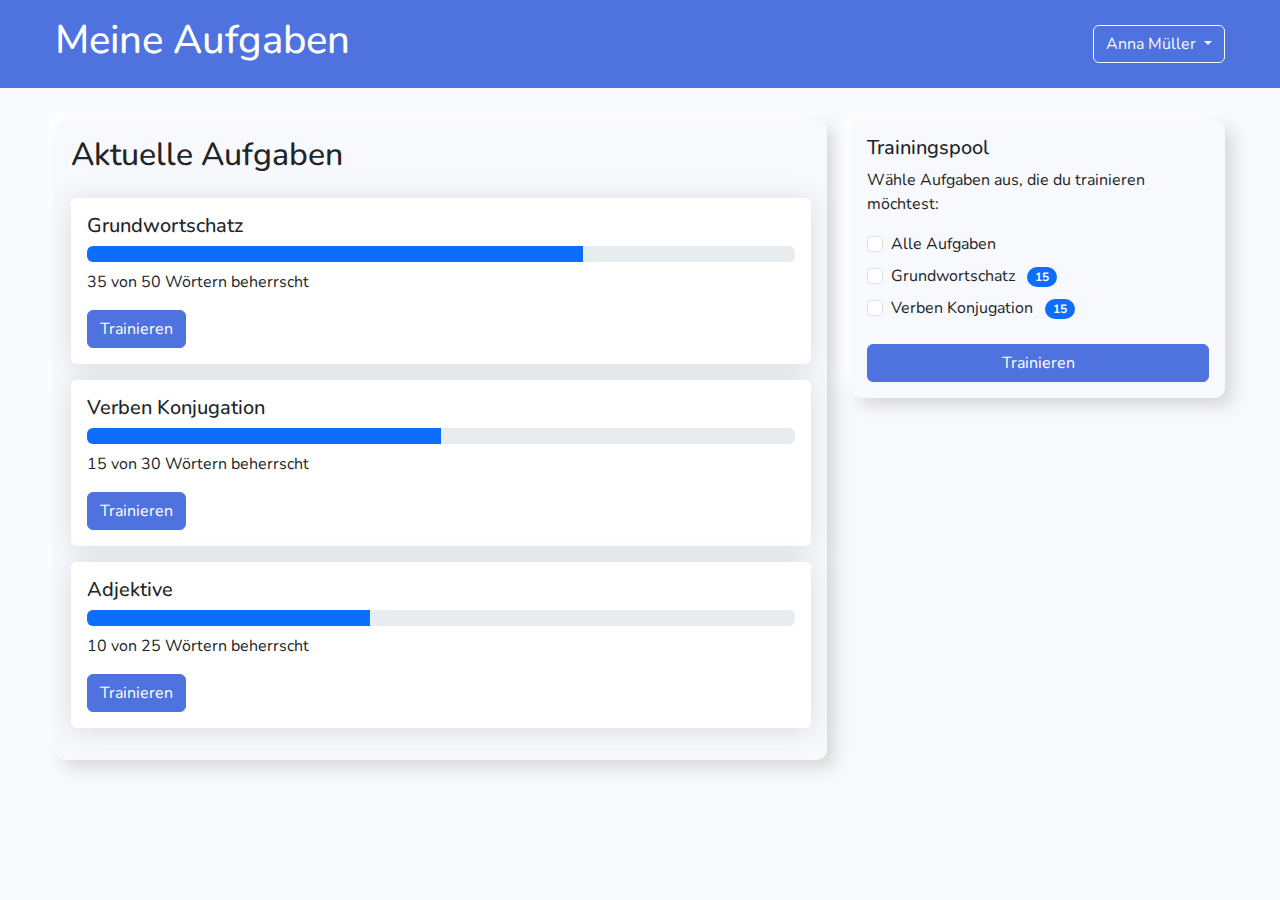
<file: templates/student/dasbhoard.html>
<!DOCTYPE html>
<html lang="de">
<head>
    <meta charset="UTF-8">
    <meta name="viewport" content="width=device-width, initial-scale=1.0">
    <title>Schüler Dashboard - Wortstammtrainer</title>
    <link href="https://fonts.googleapis.com/css2?family=Nunito:wght@400;600;700&display=swap" rel="stylesheet">
    <link href="https://cdn.jsdelivr.net/npm/bootstrap@5.1.3/dist/css/bootstrap.min.css" rel="stylesheet">
    <link href="../css/main.css" rel="stylesheet">
    <link href="../css/neumorphic.css" rel="stylesheet">
</head>
<body>
    <header class="header">
        <div class="container">
            <div class="d-flex justify-content-between align-items-center">
                <h1>Meine Aufgaben</h1>
                <div class="dropdown">
                    <button class="btn btn-outline-light dropdown-toggle" type="button" id="userDropdown" data-bs-toggle="dropdown">
                        Anna Müller
                    </button>
                    <ul class="dropdown-menu dropdown-menu-end">
                        <li><a class="dropdown-item" href="#">Profil</a></li>
                        <li><hr class="dropdown-divider"></li>
                        <li><a class="dropdown-item" href="/">Abmelden</a></li>
                    </ul>
                </div>
            </div>
        </div>
    </header>

    <div class="container mt-4">
        <div class="row">
            <div class="col-md-8">
                <div class="card neumorphic">
                    <div class="card-body">
                        <h2 class="card-title mb-4">Aktuelle Aufgaben</h2>
                        <div id="assignmentList">
                            <!-- Filled by JavaScript -->
                        </div>
                    </div>
                </div>
            </div>
            <div class="col-md-4">
                <div class="card neumorphic">
                    <div class="card-body">
                        <h5 class="card-title">Trainingspool</h5>
                        <p class="card-text">Wähle Aufgaben aus, die du trainieren möchtest:</p>
                        <div class="form-check mb-2">
                            <input class="form-check-input" type="checkbox" id="allAssignments">
                            <label class="form-check-label" for="allAssignments">
                                Alle Aufgaben
                            </label>
                        </div>
                        <div class="form-check mb-2">
                            <input class="form-check-input assignment-check" type="checkbox" id="assignment1">
                            <label class="form-check-label" for="assignment1">
                                Grundwortschatz
                            </label>
                            <span class="badge bg-primary rounded-pill ms-2">15</span>
                        </div>
                        <div class="form-check mb-2">
                            <input class="form-check-input assignment-check" type="checkbox" id="assignment2">
                            <label class="form-check-label" for="assignment2">
                                Verben Konjugation
                            </label>
                            <span class="badge bg-primary rounded-pill ms-2">15</span>
                        </div>
                        <button class="btn btn-primary w-100 mt-3">Trainieren</button>
                    </div>
                </div>
            </div>
        </div>
    </div>

    <script src="https://cdn.jsdelivr.net/npm/bootstrap@5.1.3/dist/js/bootstrap.bundle.min.js"></script>
    <script src="../js/student/dashboard.js"></script>
</body>
</html>
</file>
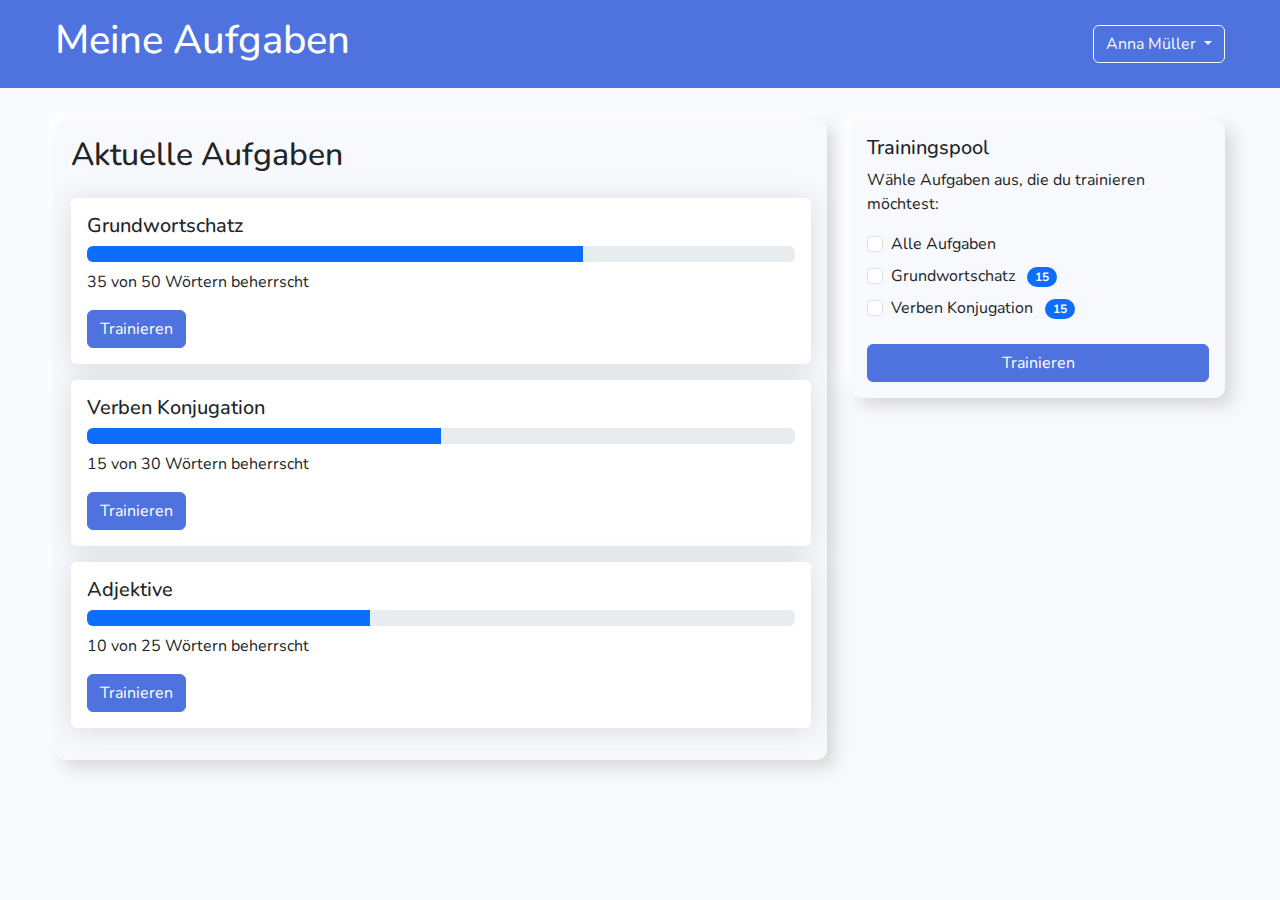
<file: templates/student/student.html>
<!DOCTYPE html>
<html lang="de">
<head>
    <meta charset="UTF-8">
    <meta name="viewport" content="width=device-width, initial-scale=1.0">
    <title>Schüler Dashboard - Wortstammtrainer</title>
    <link href="https://fonts.googleapis.com/css2?family=Nunito:wght@400;600;700&display=swap" rel="stylesheet">
    <link href="https://cdn.jsdelivr.net/npm/bootstrap@5.1.3/dist/css/bootstrap.min.css" rel="stylesheet">
    <link href="../../static/css/main.css" rel="stylesheet">
    <link href="../../static/css/neumorphic.css" rel="stylesheet">
</head>
<body>
    <header class="header">
        <div class="container">
            <div class="d-flex justify-content-between align-items-center">
                <h1>Meine Aufgaben</h1>
                <div class="dropdown">
                    <button class="btn btn-outline-light dropdown-toggle" type="button" id="userDropdown" data-bs-toggle="dropdown">
                        Anna Müller
                    </button>
                    <ul class="dropdown-menu dropdown-menu-end">
                        <li><a class="dropdown-item" href="#">Profil</a></li>
                        <li><hr class="dropdown-divider"></li>
                        <li><a class="dropdown-item" href="/">Abmelden</a></li>
                    </ul>
                </div>
            </div>
        </div>
    </header>

    <div class="container mt-4">
        <div class="row">
            <div class="col-md-8">
                <div class="card neumorphic">
                    <div class="card-body">
                        <h2 class="card-title mb-4">Aktuelle Aufgaben</h2>
                        <div id="assignmentList">
                            <!-- Filled by JavaScript -->
                        </div>
                    </div>
                </div>
            </div>
            <div class="col-md-4">
                <div class="card neumorphic">
                    <div class="card-body">
                        <h5 class="card-title">Trainingspool</h5>
                        <p class="card-text">Wähle Aufgaben aus, die du trainieren möchtest:</p>
                        <div class="form-check mb-2">
                            <input class="form-check-input" type="checkbox" id="allAssignments">
                            <label class="form-check-label" for="allAssignments">
                                Alle Aufgaben
                            </label>
                        </div>
                        <div class="form-check mb-2">
                            <input class="form-check-input assignment-check" type="checkbox" id="assignment1">
                            <label class="form-check-label" for="assignment1">
                                Grundwortschatz
                            </label>
                            <span class="badge bg-primary rounded-pill ms-2">15</span>
                        </div>
                        <div class="form-check mb-2">
                            <input class="form-check-input assignment-check" type="checkbox" id="assignment2">
                            <label class="form-check-label" for="assignment2">
                                Verben Konjugation
                            </label>
                            <span class="badge bg-primary rounded-pill ms-2">15</span>
                        </div>
                        <button class="btn btn-primary w-100 mt-3">Trainieren</button>
                    </div>
                </div>
            </div>
        </div>
    </div>

    <script src="https://cdn.jsdelivr.net/npm/bootstrap@5.1.3/dist/js/bootstrap.bundle.min.js"></script>
    <script src="../../static/js/student/dashboard.js"></script>
</body>
</html>
</file>
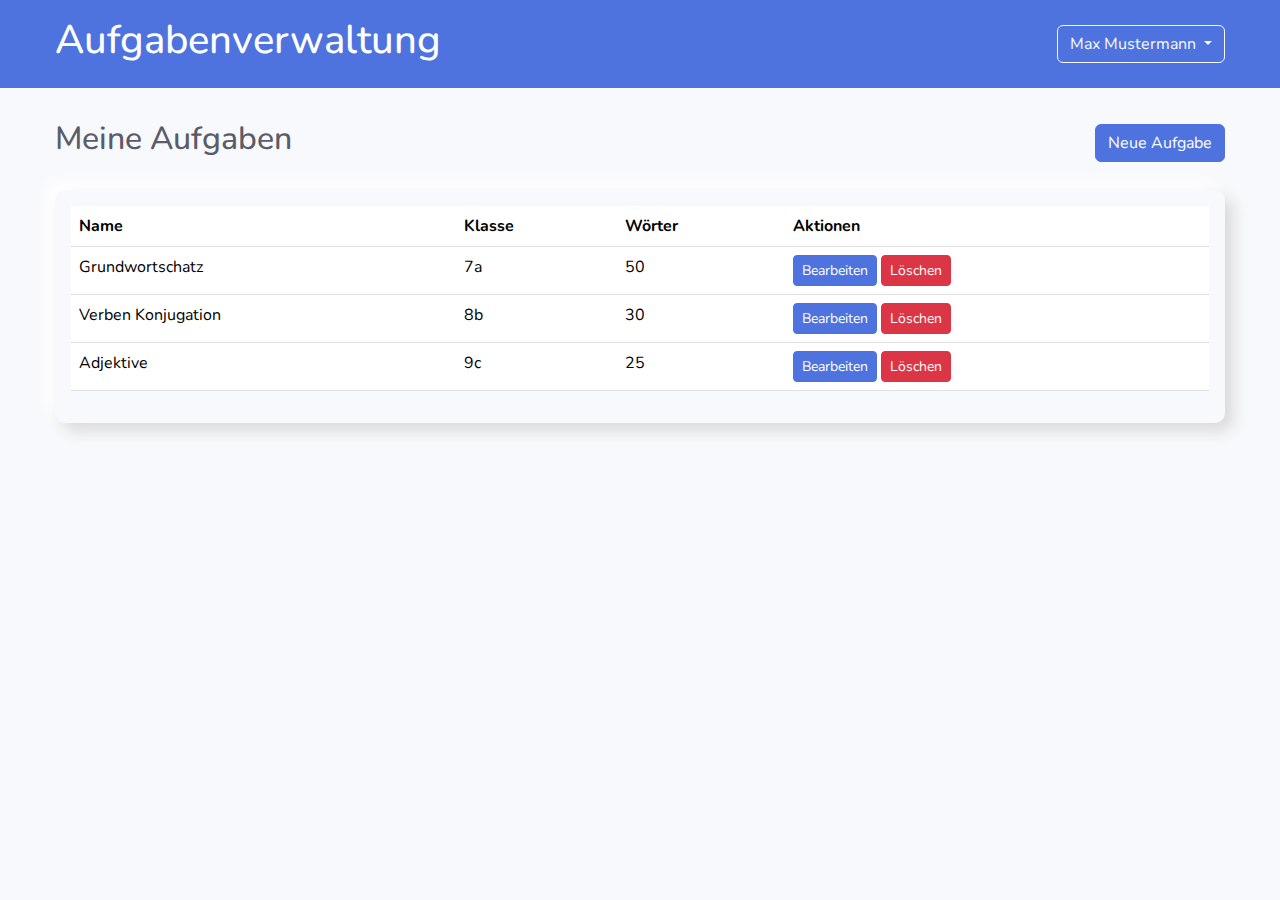
<file: templates/teacher/assignments.html>
<!DOCTYPE html>
<html lang="de">
<head>
    <meta charset="UTF-8">
    <meta name="viewport" content="width=device-width, initial-scale=1.0">
    <title>Aufgaben - Wortstammtrainer</title>
    <link href="https://fonts.googleapis.com/css2?family=Nunito:wght@400;600;700&display=swap" rel="stylesheet">
    <link href="https://cdn.jsdelivr.net/npm/bootstrap@5.1.3/dist/css/bootstrap.min.css" rel="stylesheet">
    <link href="../css/main.css" rel="stylesheet">
    <link href="../css/neumorphic.css" rel="stylesheet">
</head>
<body>
    <header class="header">
        <div class="container">
            <div class="d-flex justify-content-between align-items-center">
                <h1>Aufgabenverwaltung</h1>
                <div class="dropdown">
                    <button class="btn btn-outline-light dropdown-toggle" type="button" id="userDropdown" data-bs-toggle="dropdown">
                        Max Mustermann
                    </button>
                    <ul class="dropdown-menu dropdown-menu-end">
                        <li><a class="dropdown-item" href="dashboard.html">Dashboard</a></li>
                        <li><hr class="dropdown-divider"></li>
                        <li><a class="dropdown-item" href="/">Abmelden</a></li>
                    </ul>
                </div>
            </div>
        </div>
    </header>

    <div class="container mt-4">
        <div class="d-flex justify-content-between align-items-center mb-4">
            <h2>Meine Aufgaben</h2>
            <button id="newAssignmentBtn" class="btn btn-primary">Neue Aufgabe</button>
        </div>

        <div class="card neumorphic">
            <div class="card-body">
                <table class="table" id="assignmentsTable">
                    <thead>
                        <tr>
                            <th>Name</th>
                            <th>Klasse</th>
                            <th>Wörter</th>
                            <th>Aktionen</th>
                        </tr>
                    </thead>
                    <tbody>
                    </tbody>
                </table>
            </div>
        </div>
    </div>


    <div class="modal fade" id="assignmentModal" tabindex="-1">
        <div class="modal-dialog">
            <div class="modal-content">
                <div class="modal-header">
                    <h5 class="modal-title">Neue Aufgabe</h5>
                    <button type="button" class="btn-close" data-bs-dismiss="modal"></button>
                </div>
                <div class="modal-body">
                    <form>
                        <div class="mb-3">
                            <label class="form-label">Aufgabenname</label>
                            <input type="text" class="form-control">
                        </div>
                        <div class="mb-3">
                            <label class="form-label">Klasse</label>
                            <select class="form-select">
                                <option>7a</option>
                                <option>8b</option>
                                <option>9c</option>
                            </select>
                        </div>
                        <div class="mb-3">
                            <label class="form-label">Wörter (ein Wort pro Zeile)</label>
                            <textarea class="form-control" rows="5"></textarea>
                        </div>
                    </form>
                </div>
                <div class="modal-footer">
                    <button type="button" class="btn btn-secondary" data-bs-dismiss="modal">Abbrechen</button>
                    <button type="button" id="saveAssignmentBtn" class="btn btn-primary">Speichern</button>
                </div>
            </div>
        </div>
    </div>

    <script src="https://cdn.jsdelivr.net/npm/bootstrap@5.1.3/dist/js/bootstrap.bundle.min.js"></script>
    <script src="../js/teacher/assignments.js"></script>
</body>
</html>
</file>
<file: templates/css/main.css>
:root {
    --primary-color: #4e73df;
    --secondary-color: #f8f9fc;
    --text-color: #5a5c69;
    --light-gray: #dddfeb;
    --success-color: #1cc88a;
    --danger-color: #e74a3b;
}

body {
    font-family: 'Nunito', sans-serif;
    color: var(--text-color);
    background-color: var(--secondary-color);
}

.container {
    max-width: 1200px;
    margin: 0 auto;
    padding: 0 15px;
}

.btn-primary {
    background-color: var(--primary-color);
    border-color: var(--primary-color);
}

.btn-primary:hover {
    background-color: #3a5ccc;
    border-color: #3a5ccc;
}

.card {
    border: none;
    border-radius: 0.35rem;
    box-shadow: 0 0.15rem 1.75rem 0 rgba(58, 59, 69, 0.15);
}


.header {
    background-color: var(--primary-color);
    color: white;
    padding: 1rem 0;
    margin-bottom: 2rem;
}


.navbar {
    padding: 0.5rem 1rem;
}


.text-success {
    color: var(--success-color);
}

.text-danger {
    color: var(--danger-color);
}
</file>
<file: templates/css/neumorphic.css>
.neumorphic {
    background: var(--secondary-color);
    border-radius: 10px;
    box-shadow:  8px 8px 16px #d9d9d9,
                -8px -8px 16px #ffffff;
}

.neumorphic-inset {
    background: var(--secondary-color);
    border-radius: 10px;
    box-shadow: inset 8px 8px 16px #d9d9d9,
                inset -8px -8px 16px #ffffff;
}

.neumorphic-btn {
    border: none;
    padding: 10px 20px;
    border-radius: 10px;
    background: var(--secondary-color);
    box-shadow:  5px 5px 10px #d9d9d9,
                -5px -5px 10px #ffffff;
    transition: all 0.2s ease;
}

.neumorphic-btn:active {
    box-shadow: inset 5px 5px 10px #d9d9d9,
                inset -5px -5px 10px #ffffff;
}

.neumorphic-input {
    border: none;
    padding: 15px;
    border-radius: 10px;
    background: var(--secondary-color);
    box-shadow: inset 5px 5px 10px #d9d9d9,
                inset -5px -5px 10px #ffffff;
}
</file>
<file: static/css/main.css>
:root {
    --primary-color: #4e73df;
    --secondary-color: #f8f9fc;
    --text-color: #5a5c69;
    --light-gray: #dddfeb;
    --success-color: #1cc88a;
    --danger-color: #e74a3b;
}

body {
    font-family: 'Nunito', sans-serif;
    color: var(--text-color);
    background-color: var(--secondary-color);
}

.container {
    max-width: 1200px;
    margin: 0 auto;
    padding: 0 15px;
}

.btn-primary {
    background-color: var(--primary-color);
    border-color: var(--primary-color);
}

.btn-primary:hover {
    background-color: #3a5ccc;
    border-color: #3a5ccc;
}

.card {
    border: none;
    border-radius: 0.35rem;
    box-shadow: 0 0.15rem 1.75rem 0 rgba(58, 59, 69, 0.15);
}


.header {
    background-color: var(--primary-color);
    color: white;
    padding: 1rem 0;
    margin-bottom: 2rem;
}


.navbar {
    padding: 0.5rem 1rem;
}


.text-success {
    color: var(--success-color);
}

.text-danger {
    color: var(--danger-color);
}


.student-progress {
    max-height: 200px;
    overflow-y: auto;
    padding: 10px;
    background: var(--secondary-color);
    border-radius: 0 0 5px 5px;
}


.training-table {
    width: 100%;
    margin-bottom: 20px;
}
.training-table td {
    padding: 12px;
}
.training-table td.given {
    background-color: var(--light-gray);
    font-weight: bold;
}
.training-table td.correct {
    background-color: var(--success-color);
    color: white;
}
.training-table td.incorrect {
    background-color: var(--danger-color);
    color: white;
}


.modal-content {
    border-radius: 10px;
}
</file>
<file: static/css/neumorphic.css>
.neumorphic {
    background: var(--secondary-color);
    border-radius: 10px;
    box-shadow:  8px 8px 16px #d9d9d9,
                -8px -8px 16px #ffffff;
}

.neumorphic-inset {
    background: var(--secondary-color);
    border-radius: 10px;
    box-shadow: inset 8px 8px 16px #d9d9d9,
                inset -8px -8px 16px #ffffff;
}

.neumorphic-btn {
    border: none;
    padding: 10px 20px;
    border-radius: 10px;
    background: var(--secondary-color);
    box-shadow:  5px 5px 10px #d9d9d9,
                -5px -5px 10px #ffffff;
    transition: all 0.2s ease;
}

.neumorphic-btn:active {
    box-shadow: inset 5px 5px 10px #d9d9d9,
                inset -5px -5px 10px #ffffff;
}

.neumorphic-input {
    border: none;
    padding: 15px;
    border-radius: 10px;
    background: var(--secondary-color);
    box-shadow: inset 5px 5px 10px #d9d9d9,
                inset -5px -5px 10px #ffffff;
}
</file>
